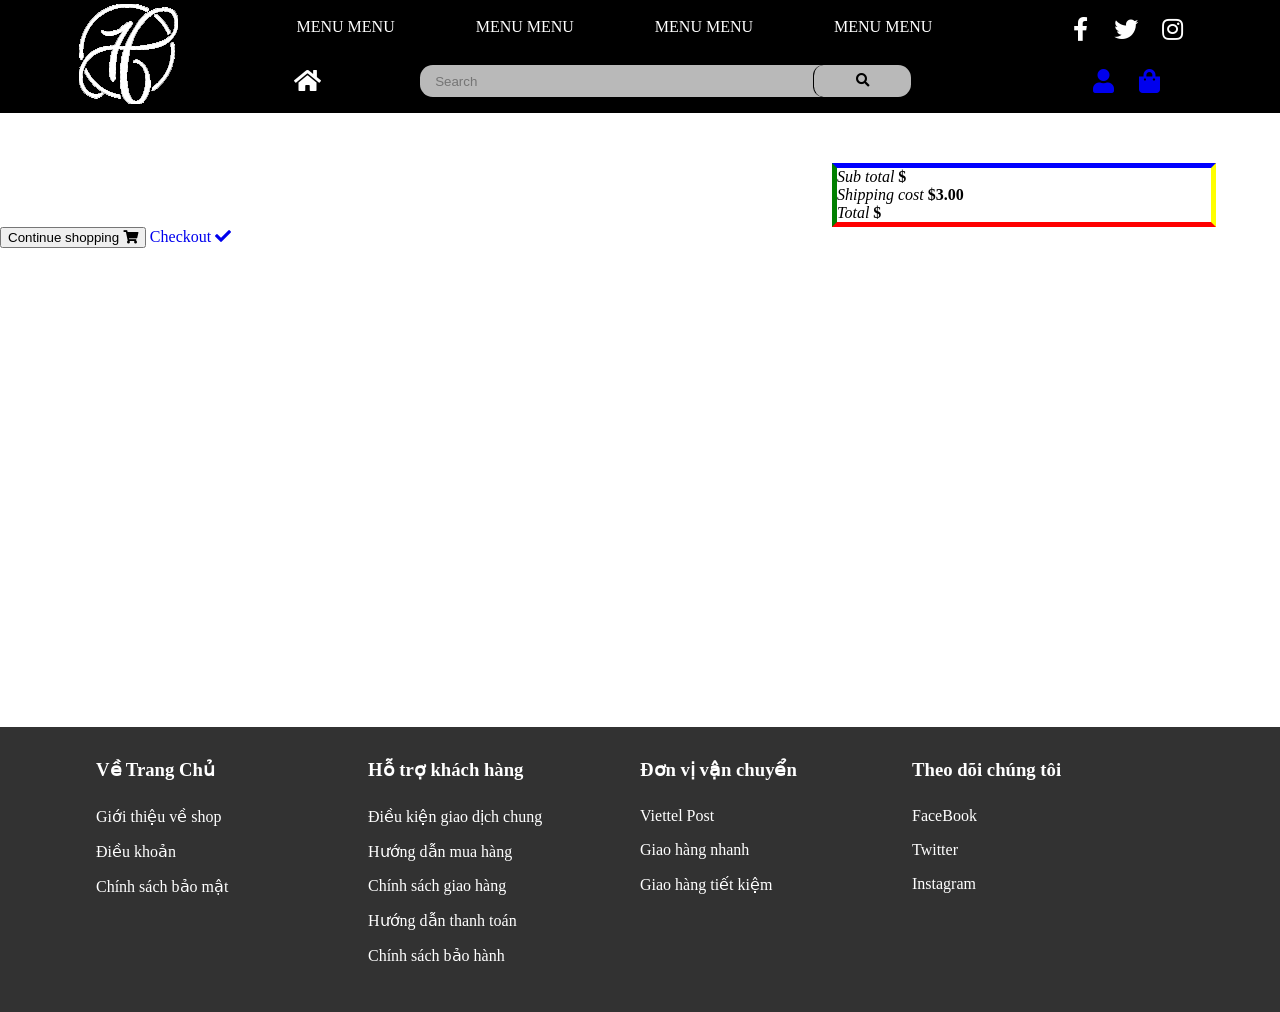
<file: target/WebProject-1.0-SNAPSHOT/cart.html>
<!DOCTYPE html>
<html lang="en">
<head>
    <meta charset="UTF-8">
    <title>Title</title>
    <link rel="stylesheet" href="https://pro.fontawesome.com/releases/v5.10.0/css/all.css"
          integrity="sha384-AYmEC3Yw5cVb3ZcuHtOA93w35dYTsvhLPVnYs9eStHfGJvOvKxVfELGroGkvsg+p" crossorigin="anonymous"/>
    <link rel="stylesheet" href="css/cart.css">
    <link rel="stylesheet" href="css/style.css">
</head>
<body>
<div id="web_header">
    <div id="web_logo">
        <div>
            <img src="./images/imgLogo/logo2.png">
        </div>
    </div>
    <div id="web_bar">
        <div id="bar-top">
            <div id="bar-menu">
                <ul>
                    <li>
                        <a href="#">
                            MENU MENU
                        </a>
                    </li>
                    <li>
                        <a href="#">
                            MENU MENU
                        </a>
                    </li>
                    <li>
                        <a href="#">
                            MENU MENU
                        </a>
                    </li>
                    <li>
                        <a href="#">
                            MENU MENU
                        </a>
                    </li>
                </ul>
            </div>
            <div id="bar-iconSupport">
                <ul>
                    <li>
                        <a href="#">
                            <i class="fab fa-facebook-f fb"></i>
                        </a>
                    </li>
                    <li>
                        <a href="#">
                            <i class="fab fa-twitter twi"></i>
                        </a>
                    </li>
                    <li>
                        <a href="#">
                            <i class="fab fa-instagram ins"></i>
                        </a>
                    </li>
                </ul>
            </div>
        </div>
        <div id="bar-bottom">
            <div id="bar-iconHome">
                <div>
                    <a href="index.html">
                        <i class="fas fa-home"></i>
                    </a>
                </div>
            </div>
            <div id="bar-frameSearch">
                <div>
                    <div id="bar-search">
                        <input id="bar-searchInput" type="text" placeholder="Search">
                    </div>
                    <div id="bar-buttonSearch">
                        <div>
                            <button>
                                <i class="fas fa-search"></i>
                            </button>
                        </div>
                    </div>
                </div>
            </div>
            <div id="bar_bag-user">
                <div id="bar-bagUser">
                    <div id="bar-user">
                        <a href="login.jsp">
                            <i class="fas fa-user"></i>
                        </a>
                    </div>
                    <div id="bar-bag">
                        <a href="#">
                            <i class="fas fa-shopping-bag"></i>
                        </a>
                    </div>
                </div>
                <label id="bar-childMenu" for="bar-nav-checkbox">
                    <i class="fas fa-bars"></i>
                </label>
                <input type="checkbox" id="bar-nav-checkbox">
                <label id="bar-overlay" for="bar-nav-checkbox"></label>
                <nav id="bar-nav-mobile">
                    <label id="bar-mobile-close" for="bar-nav-checkbox">
                        <i class="fas fa-times"></i>
                    </label>
                    <ul id="bar-nav-mobile-list">
                        <li>
                            <a class="bar-nav-mobile-link" href="#">MENU MENU</a>
                        </li>
                        <li>
                            <a class="bar-nav-mobile-link" href="#">MENU MENU</a>
                        </li>
                        <li>
                            <a class="bar-nav-mobile-link" href="#">MENU MENU</a>
                        </li>
                        <li>
                            <a class="bar-nav-mobile-link" href="#">MENU MENU</a>
                        </li>
                        <li>
                            <a class="bar-nav-mobile-link" href="#"><i
                                    class="fas fa-sign-out-alt bar-iconSignout"></i>Log out</a>
                        </li>
                    </ul>
                </nav>
            </div>
        </div>
    </div>
</div>
<div id="shopping-cart">
    <div class="shopping-total">
        <ul>
            <li>
                <em>Sub total</em>
                <strong class="price total-cart"><span>$</span></strong>
            </li>
            <li>
                <em>Shipping cost</em>
                <strong class="price"><span>$</span>3.00</strong>
            </li>
            <li class="shopping-total-price">
                <em>Total</em>
                <strong class="price total-cart"><span>$</span></strong>
            </li>
        </ul>
    </div>
    <button class="btn btn-default" type="submit">Continue shopping <i class="fa fa-shopping-cart"></i>
    </button>
    <a class="btn btn-primary" href="/demo/cart-checkOut">Checkout <i class="fa fa-check"></i></a>
</div>
<div id="web_footer">
    <div id="footer_container">
        <div class="footer-part">
            <h3>Về Trang Chủ</h3>
            <ul>
                <li class="footer-partList">
                    <a href="#">
                        Giới thiệu về shop
                    </a>
                </li>
                <li class="footer-partList">
                    <a href="#">
                        Điều khoản
                    </a>
                </li>
                <li class="footer-partList">
                    <a href="#">
                        Chính sách bảo mật
                    </a>
                </li>
            </ul>
        </div>
        <div class="footer-part">
            <h3>Hỗ trợ khách hàng</h3>
            <ul>
                <li class="footer-partList">
                    <a href="#">
                        Điều kiện giao dịch chung
                    </a>
                </li>
                <li class="footer-partList">
                    <a href="#">
                        Hướng dẫn mua hàng
                    </a>
                </li>
                <li class="footer-partList">
                    <a href="#">
                        Chính sách giao hàng
                    </a>
                </li>
                <li class="footer-partList">
                    <a href="#">
                        Hướng dẫn thanh toán
                    </a>
                </li>
                <li class="footer-partList">
                    <a href="#">
                        Chính sách bảo hành
                    </a>
                </li>
            </ul>
        </div>
        <div class="footer-part">
            <h3>Đơn vị vận chuyển</h3>
            <ul>
                <li class="footer-partList">
                    <a href="#">
                        Viettel Post
                    </a>
                </li>
                <li class="footer-partList">
                    <a href="#">
                        Giao hàng nhanh
                    </a>
                </li>
                <li class="footer-partList">
                    <a href="#">
                        Giao hàng tiết kiệm
                    </a>
                </li>
            </ul>
        </div>
        <div class="footer-part">
            <h3>Theo dõi chúng tôi</h3>
            <ul>
                <li class="footer-partList">
                    <a href="#">
                        FaceBook
                    </a>
                </li>
                <li class="footer-partList">
                    <a href="#">
                        Twitter
                    </a>
                </li>
                <li class="footer-partList">
                    <a href="#">
                        Instagram
                    </a>
                </li>
            </ul>
        </div>
    </div>
</div>
</body>
</html>
</file>
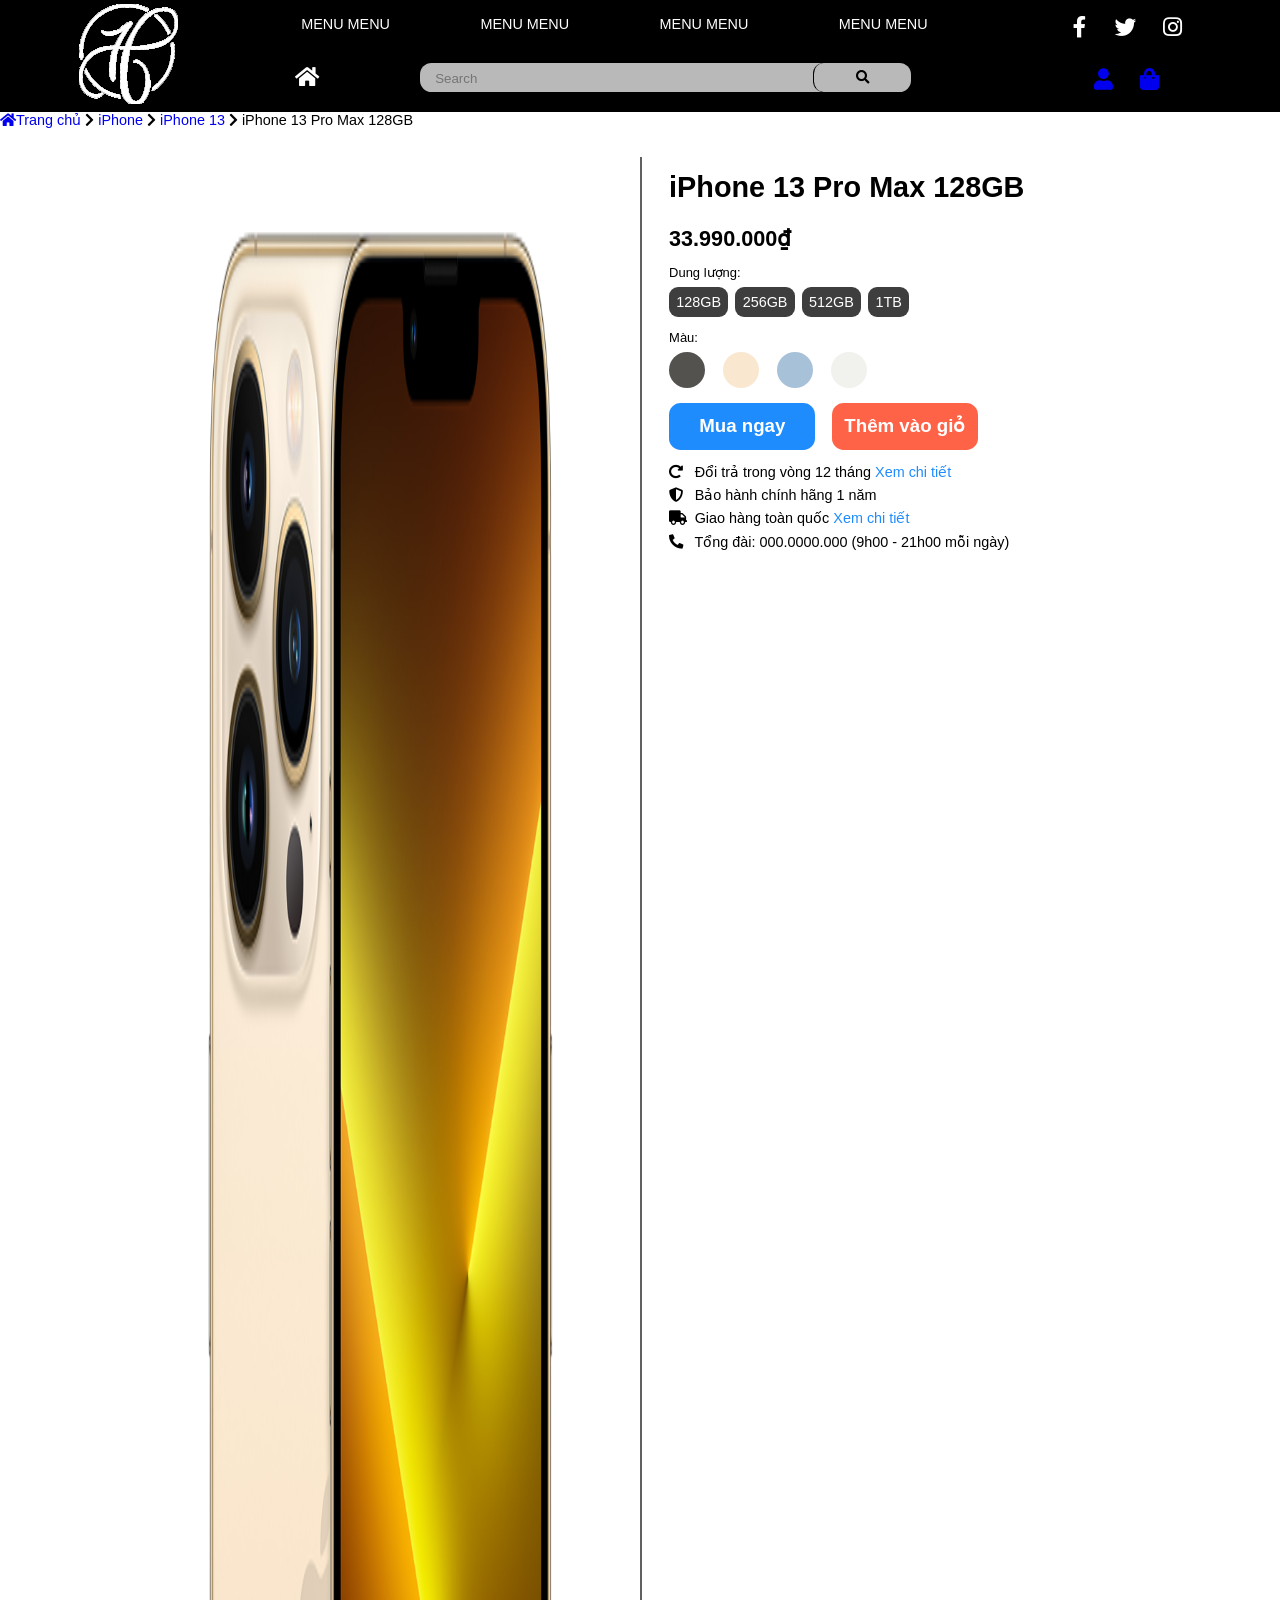
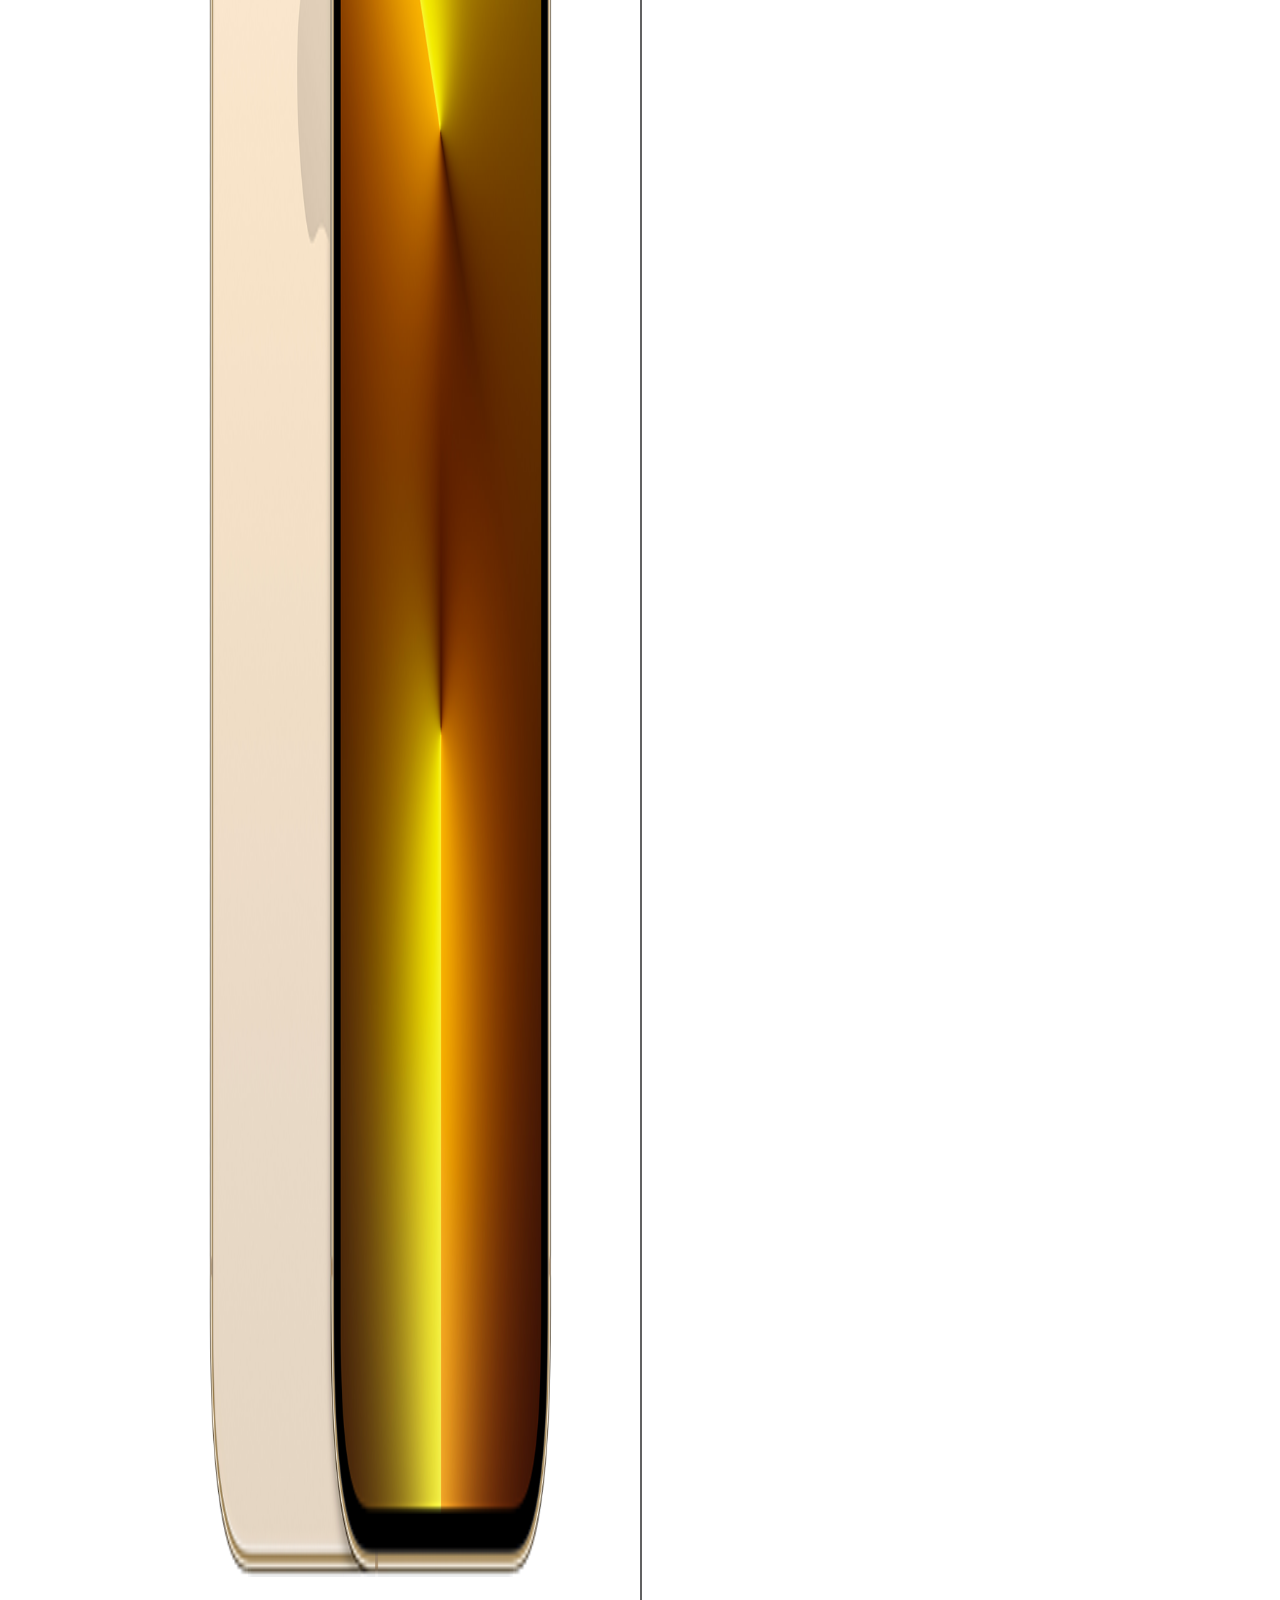
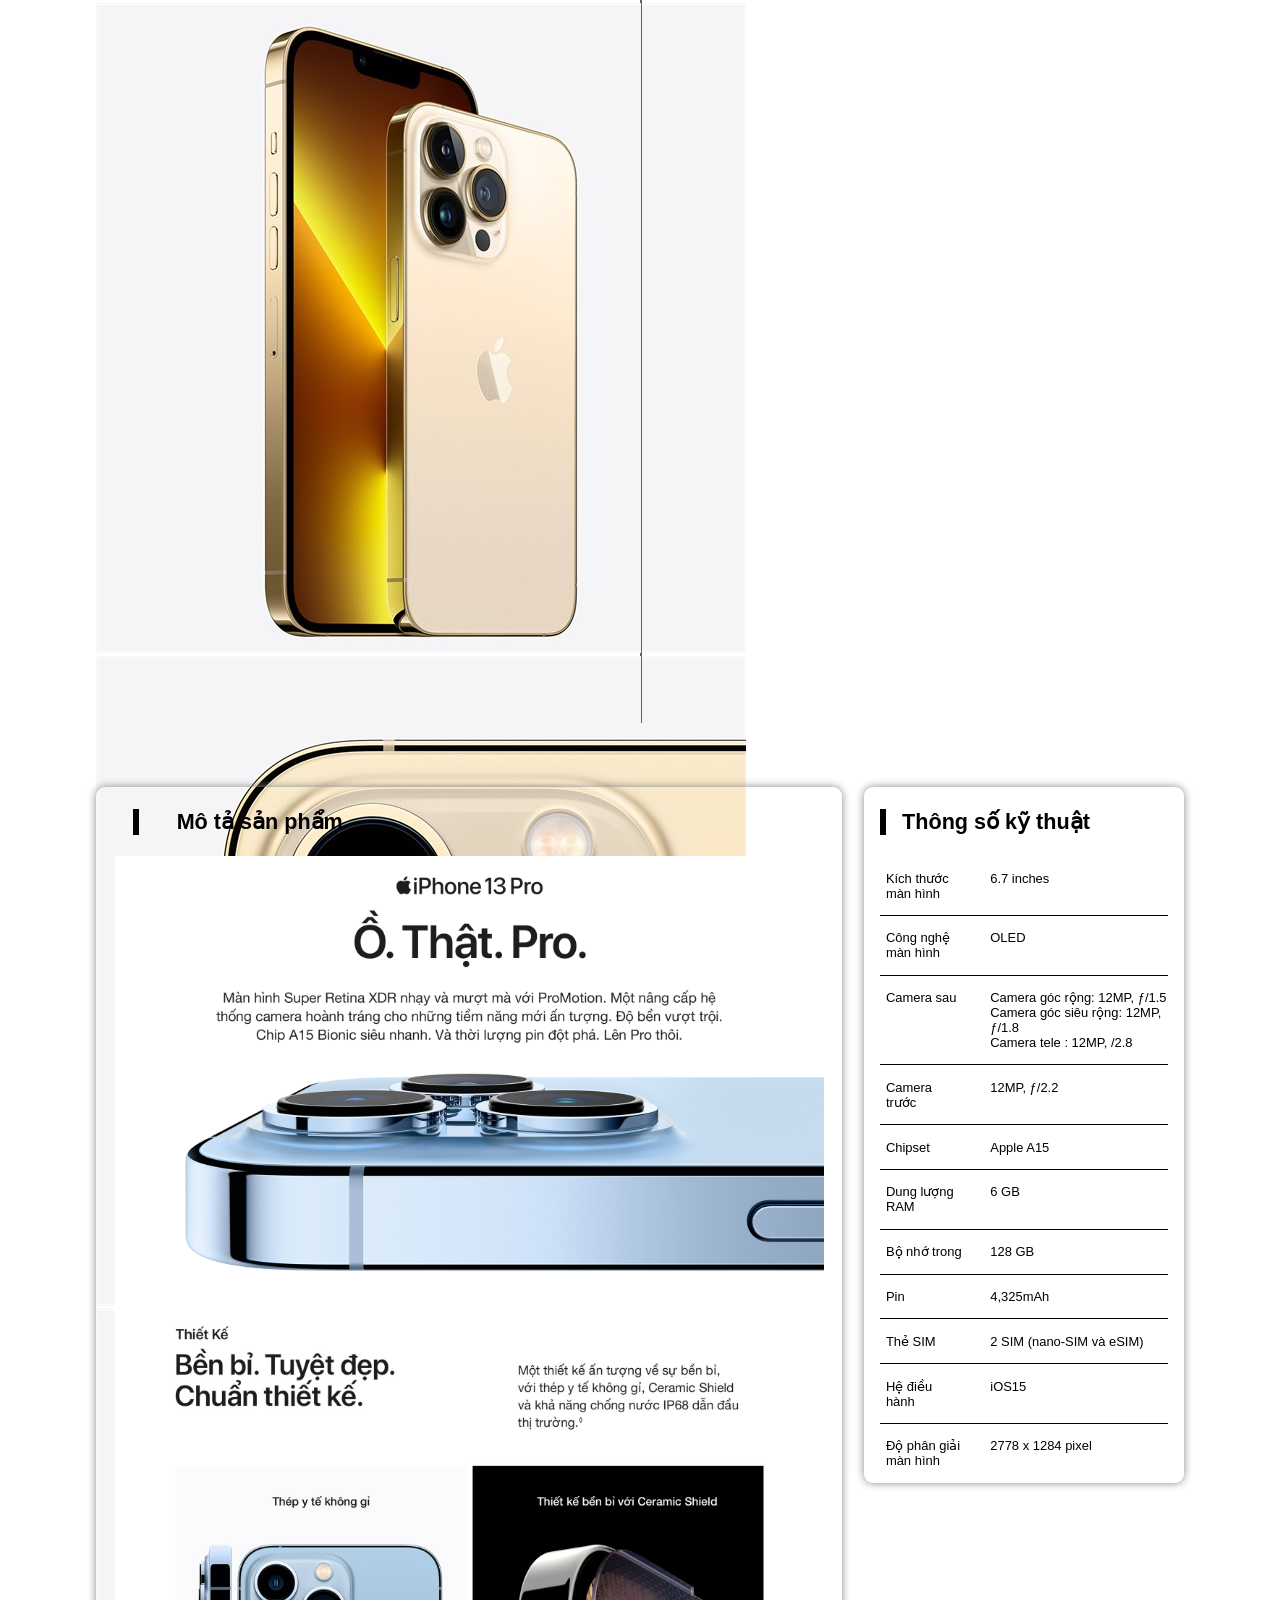
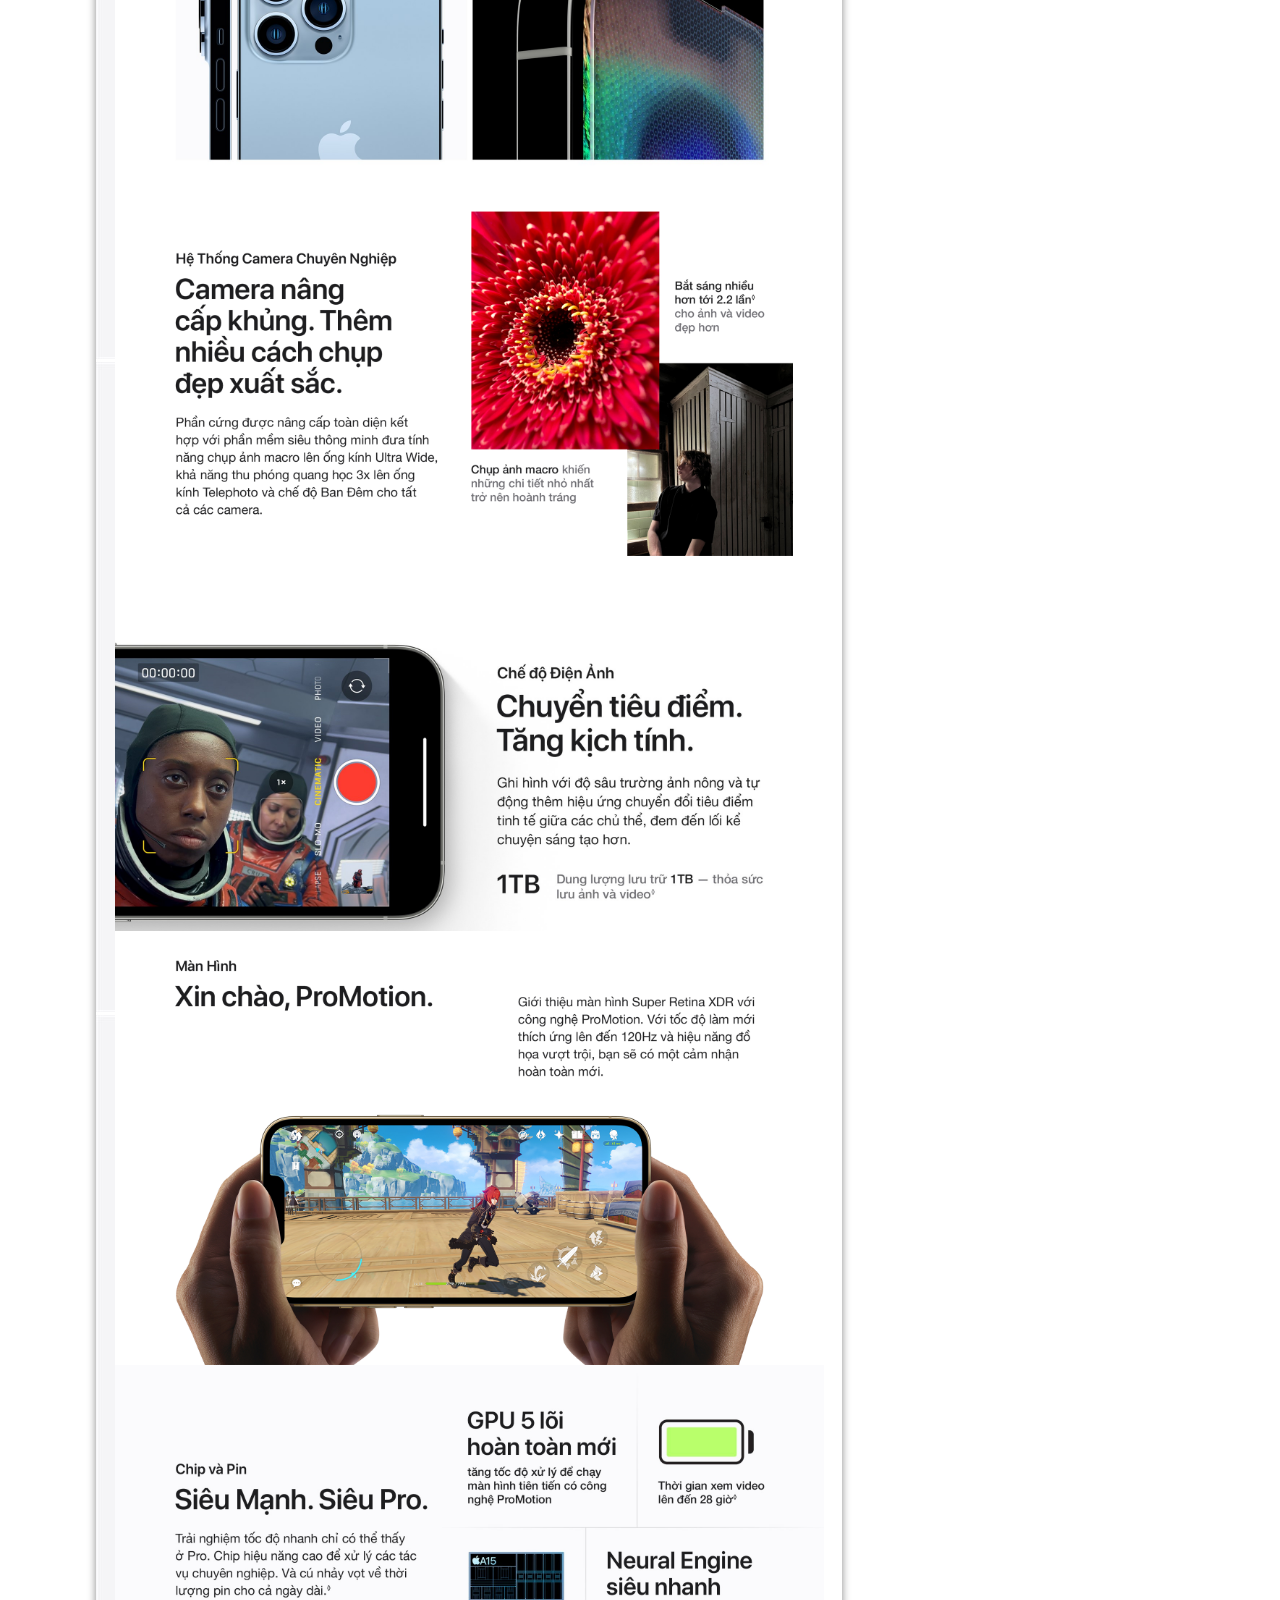
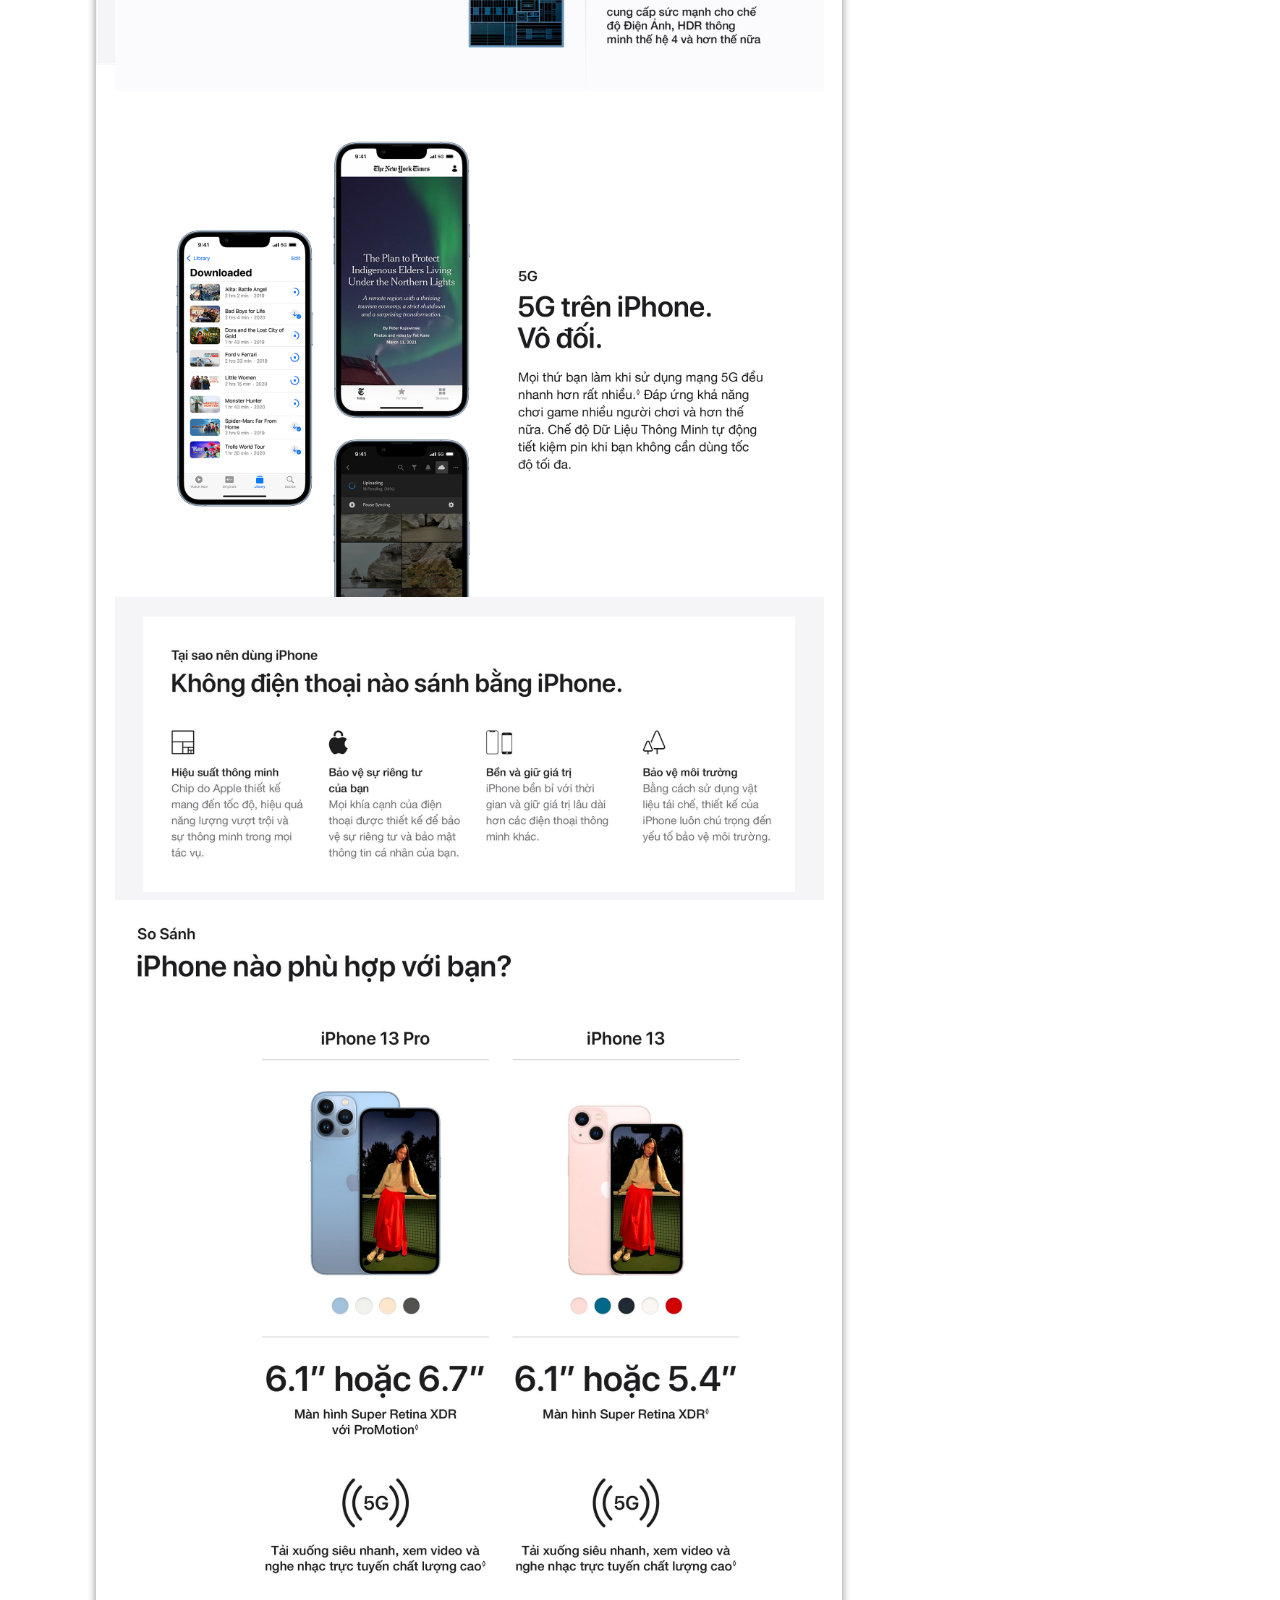
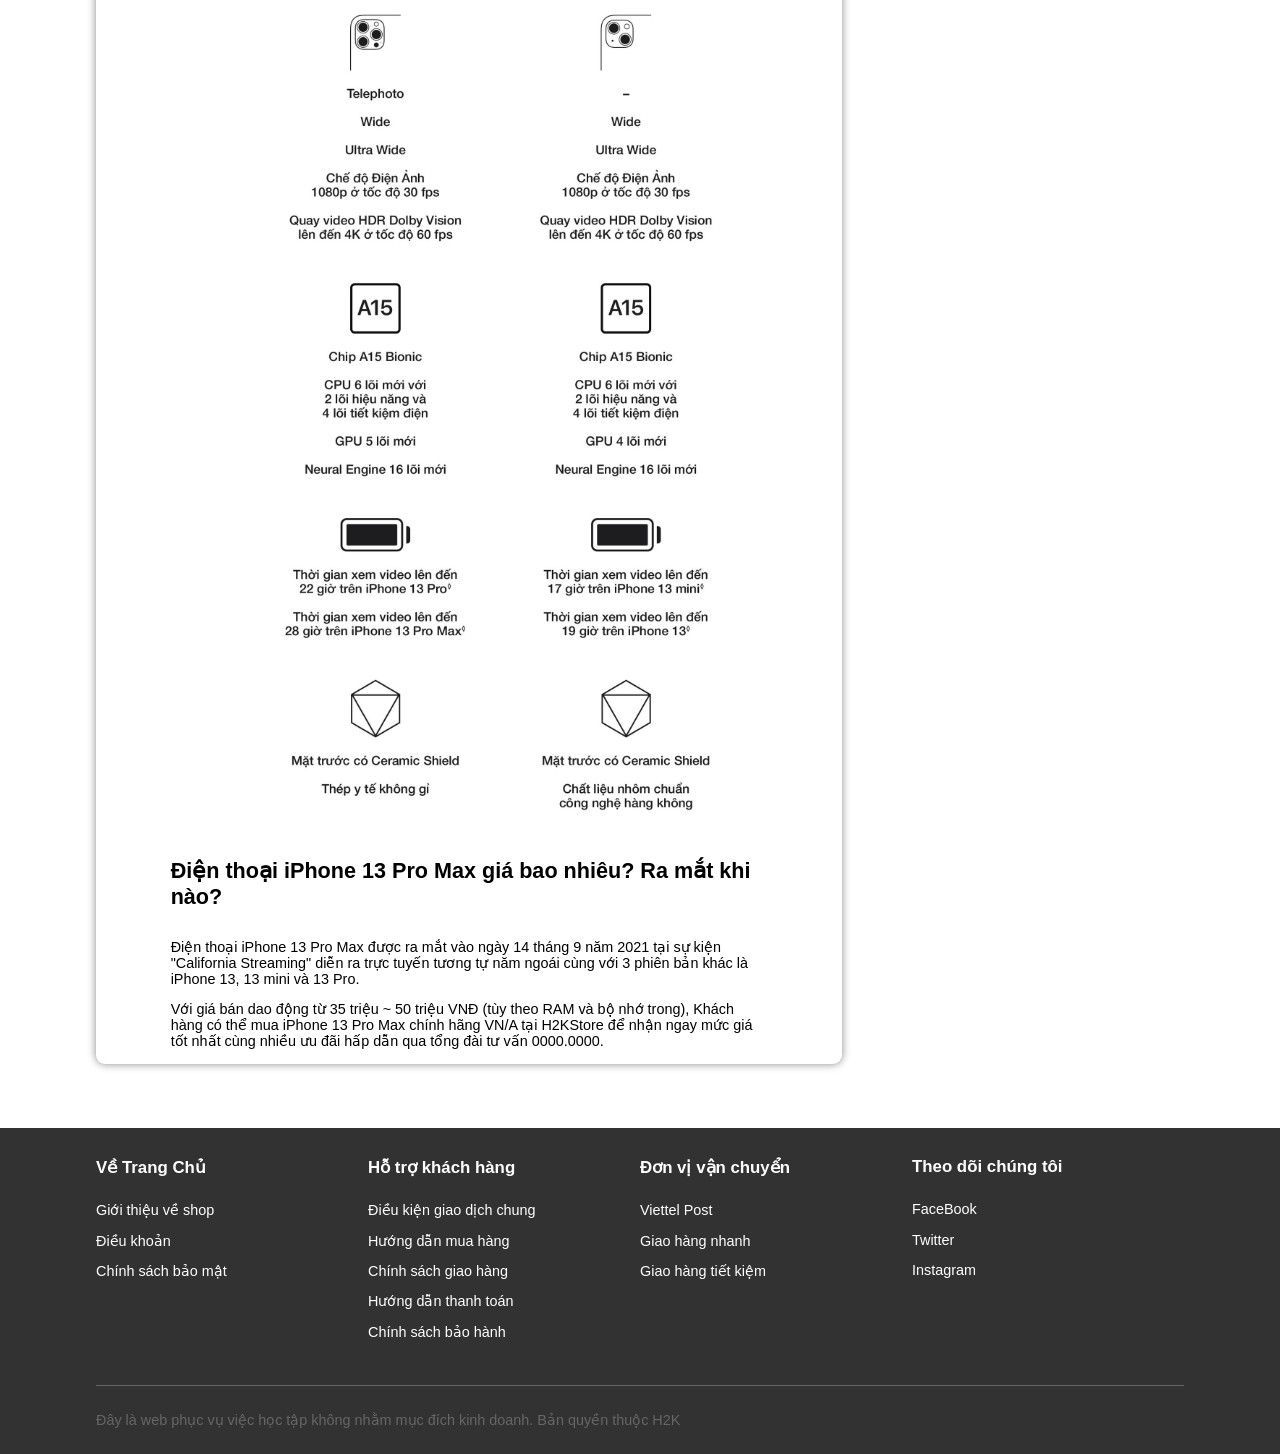
<file: target/WebProject-1.0-SNAPSHOT/iphone-13-pro-max-128gb.html>
<!DOCTYPE html>
<html lang="en">

<head>
    <meta charset="UTF-8">
    <meta http-equiv="X-UA-Compatible" content="IE=edge">
    <meta name="viewport" content="width=device-width, initial-scale=1.0">
    <link rel="stylesheet" href="css/style.css">
    <link rel="stylesheet" href="https://pro.fontawesome.com/releases/v5.10.0/css/all.css"
          integrity="sha384-AYmEC3Yw5cVb3ZcuHtOA93w35dYTsvhLPVnYs9eStHfGJvOvKxVfELGroGkvsg+p" crossorigin="anonymous"/>
    <title>iPhone 13 Pro Max</title>
</head>

<body id="body_iphone">
<div id="iphone_container">
    <div id="iphone_frame">
        <div id="web_header">
            <div id="web_logo">
                <div>
                    <img src="./images/imgLogo/logo2.png">
                </div>
            </div>
            <div id="web_bar">
                <div id="bar-top">
                    <div id="bar-menu">
                        <ul>
                            <li>
                                <a href="#">
                                    MENU MENU
                                </a>
                            </li>
                            <li>
                                <a href="#">
                                    MENU MENU
                                </a>
                            </li>
                            <li>
                                <a href="#">
                                    MENU MENU
                                </a>
                            </li>
                            <li>
                                <a href="#">
                                    MENU MENU
                                </a>
                            </li>
                        </ul>
                    </div>
                    <div id="bar-iconSupport">
                        <ul>
                            <li>
                                <a href="#">
                                    <i class="fab fa-facebook-f fb"></i>
                                </a>
                            </li>
                            <li>
                                <a href="#">
                                    <i class="fab fa-twitter twi"></i>
                                </a>
                            </li>
                            <li>
                                <a href="#">
                                    <i class="fab fa-instagram ins"></i>
                                </a>
                            </li>
                        </ul>
                    </div>
                </div>
                <div id="bar-bottom">
                    <div id="bar-iconHome">
                        <div>
                            <a href="index.html">
                                <i class="fas fa-home"></i>
                            </a>
                        </div>
                    </div>
                    <div id="bar-frameSearch">
                        <div>
                            <div id="bar-search">
                                <input id="bar-searchInput" type="text" placeholder="Search">
                            </div>
                            <div id="bar-buttonSearch">
                                <div>
                                    <button>
                                        <i class="fas fa-search"></i>
                                    </button>
                                </div>
                            </div>
                        </div>
                    </div>
                    <div id="bar_bag-user">
                        <div id="bar-bagUser">
                            <div id="bar-user">
                                <a href="./Login.html">
                                    <i class="fas fa-user"></i>
                                </a>
                            </div>
                            <div id="bar-bag">
                                <a href="#">
                                    <i class="fas fa-shopping-bag"></i>
                                </a>
                            </div>
                        </div>
                        <label id="bar-childMenu" for="bar-nav-checkbox">
                            <i class="fas fa-bars"></i>
                        </label>
                        <input type="checkbox" id="bar-nav-checkbox">
                        <label id="bar-overlay" for="bar-nav-checkbox"></label>
                        <nav id="bar-nav-mobile">
                            <label id="bar-mobile-close" for="bar-nav-checkbox">
                                <i class="fas fa-times"></i>
                            </label>
                            <ul id="bar-nav-mobile-list">
                                <li>
                                    <a class="bar-nav-mobile-link" href="#">MENU MENU</a>
                                </li>
                                <li>
                                    <a class="bar-nav-mobile-link" href="#">MENU MENU</a>
                                </li>
                                <li>
                                    <a class="bar-nav-mobile-link" href="#">MENU MENU</a>
                                </li>
                                <li>
                                    <a class="bar-nav-mobile-link" href="#">MENU MENU</a>
                                </li>
                                <li>
                                    <a class="bar-nav-mobile-link" href="#"><i
                                            class="fas fa-sign-out-alt bar-iconSignout"></i>Log out</a>
                                </li>
                            </ul>
                        </nav>
                    </div>
                </div>
            </div>
        </div>
        <div class="product_linked">
            <div class="product_linked-frame">
                <a class="product_linked-list" href="index.html"><i class="fas fa-home product-iconHome"></i><span>Trang chủ</span></a>
                <i class="fas fa-chevron-right product-iconChevron"></i>
                <a class="product_linked-list" href="./iphone.html"><span>iPhone</span></a>
                <i class="fas fa-chevron-right product-iconChevron"></i>
                <a class="product_linked-list" href="#"><span>iPhone 13</span></a>
                <i class="fas fa-chevron-right product-iconChevron"></i>
                <span>iPhone 13 Pro Max 128GB</span>
            </div>
        </div>
        <div class="product_info-items">
            <div class="product_info-itemsFrame">
                <div class="product_info-left">
                    <div class="product_info-leftFrame">
                        <div class="product_info-name">
                            <div class="product_info-nameTop">
                                <h3 class="product_name-h3">iPhone 13 Pro Max 128GB</h3>
                                <h4 class="product_name-h4">33.990.000₫</h4>
                            </div>
                            <img src="./images/thongtinsanpham/iPhone/iPhone 13 Pro Max 128GB/iphone-13-pro-max-gold-650x650.png"
                                 alt="">
                        </div>
                        <div class="product-listImg">
                            <div>
                                <img src="./images/thongtinsanpham/iPhone/iPhone 13 Pro Max 128GB/iphone-13-pro-max-vang-dong-2-650x650.jpg"
                                     alt="">
                            </div>
                            <div>
                                <img src="./images/thongtinsanpham/iPhone/iPhone 13 Pro Max 128GB/iphone-13-pro-max-vang-dong-3-650x650.jpg"
                                     alt="">
                            </div>
                            <div>
                                <img src="./images/thongtinsanpham/iPhone/iPhone 13 Pro Max 128GB/iphone-13-pro-max-vang-dong-4-650x650.jpg"
                                     alt="">
                            </div>
                            <div>
                                <img src="./images/thongtinsanpham/iPhone/iPhone 13 Pro Max 128GB/iphone-13-pro-max-vang-dong-5-650x650.jpg"
                                     alt="">
                            </div>
                            <div>
                                <img src="./images/thongtinsanpham/iPhone/iPhone 13 Pro Max 128GB/iphone-13-pro-max-vang-dong-6-650x650.jpg"
                                     alt="">
                            </div>
                        </div>
                    </div>
                </div>
                <div class="product_info-right">
                    <div class="product_info-rightFrame">
                        <div class="product_info-nameBottom">
                            <h3 class="product_name-h3">iPhone 13 Pro Max 128GB</h3>
                            <h4 class="product_name-h4">33.990.000₫</h4>
                        </div>
                        <div class="product_info-memory">
                            <p>Dung lượng:</p>
                            <ul class="div-items product-memoryFrame">
                                <li>
                                    <label class="product-memory">128GB</label>
                                </li>
                                <li>
                                    <label class="product-memory">256GB</label>
                                </li>
                                <li>
                                    <label class="product-memory">512GB</label>
                                </li>
                                <li>
                                    <label class="product-memory">1TB</label>
                                </li>
                            </ul>
                        </div>
                        <div class="product_info-color">
                            <p>Màu:</p>
                            <ul class="div-items product-colorFrame">
                                <li>
                                    <label id="color-gray" class="product-color"></label>
                                </li>
                                <li>
                                    <label id="color-gold" class="product-color"></label>
                                </li>
                                <li>
                                    <label id="color-blue" class="product-color"></label>
                                </li>
                                <li>
                                    <label id="color-silver" class="product-color"></label>
                                </li>
                            </ul>
                        </div>
                        <div class="product_button-buyBag">
                            <div class="product-buttonFrame">
                                <button id="product-button-buy" class="product-button">Mua ngay</button>
                            </div>
                            <div class="product-buttonFrame">
                                <button id="product-button-bag" class="product-button">Thêm vào giỏ</button>
                            </div>
                        </div>
                        <div class="product_service">
                            <ul id="product_serviceFrame">
                                <li class="product_service-items">
                                    <i class="fas fa-redo-alt product-icons"></i>
                                    <span>Đổi trả trong vòng 12 tháng <a class="product-linkColor" href="#">Xem
                                                chi tiết</a></span>
                                </li>
                                <li class="product_service-items">
                                    <i class="fas fa-shield-alt product-icons"></i>
                                    <span>Bảo hành chính hãng 1 năm</span>
                                </li>
                                <li class="product_service-items">
                                    <i class="fas fa-truck product-icons"></i>
                                    <span>Giao hàng toàn quốc <a class="product-linkColor" href="#">Xem chi
                                                tiết</a></span>
                                </li>
                                <li class="product_service-items">
                                    <i class="fas fa-phone-alt product-icons"></i>
                                    <span>Tổng đài: 000.0000.000 (9h00 - 21h00 mỗi ngày)</span>
                                </li>
                            </ul>
                        </div>
                    </div>
                </div>
            </div>
        </div>
        <div class="product_description">
            <div class="product_descriptionFrame">
                <div class="product_description-left">
                    <h3 class="product_descriptionName">Mô tả sản phẩm</h3>
                    <img class="product_descriptionImg"
                         src="./images/description-info/iPhone 13 Pro-ProMax/iphone-13-1.jpg" alt="">
                    <img class="product_descriptionImg"
                         src="./images/description-info/iPhone 13 Pro-ProMax/iphone-13-2.jpg" alt="">
                    <img class="product_descriptionImg"
                         src="./images/description-info/iPhone 13 Pro-ProMax/iphone-13-3.jpg" alt="">
                    <img class="product_descriptionImg"
                         src="./images/description-info/iPhone 13 Pro-ProMax/iphone-13-4.jpg" alt="">
                    <img class="product_descriptionImg"
                         src="./images/description-info/iPhone 13 Pro-ProMax/iphone-13-5.jpg" alt="">
                    <img class="product_descriptionImg"
                         src="./images/description-info/iPhone 13 Pro-ProMax/iphone-13-6.jpg" alt="">
                    <img class="product_descriptionImg"
                         src="./images/description-info/iPhone 13 Pro-ProMax/iphone-13-7.jpg" alt="">
                    <img class="product_descriptionImg"
                         src="./images/description-info/iPhone 13 Pro-ProMax/iphone-13-8.jpg" alt="">
                    <img class="product_descriptionImg"
                         src="./images/description-info/iPhone 13 Pro-ProMax/iphone-13-9.jpg" alt="">
                    <h4 class="product_descriptionName">Điện thoại iPhone 13 Pro Max giá bao nhiêu? Ra mắt khi nào?
                    </h4>
                    <div>
                        <p>Điện thoại iPhone 13 Pro Max được ra mắt vào ngày 14 tháng 9 năm 2021 tại sự
                            kiện "California Streaming"
                            diễn ra trực tuyến tương tự năm ngoái cùng với 3 phiên bản khác là iPhone 13, 13
                            mini và 13 Pro.</p>
                        <p>Với giá bán dao động từ 35 triệu ~ 50 triệu VNĐ (tùy theo RAM và bộ nhớ
                            trong), Khách hàng có thể
                            mua iPhone 13 Pro Max chính hãng VN/A tại H2KStore để nhận ngay mức giá tốt nhất
                            cùng nhiều ưu đãi
                            hấp dẫn qua tổng đài tư vấn 0000.0000.</p>
                    </div>
                </div>
                <div class="product_description-right">
                    <h3 class="product_descriptionName">Thông số kỹ thuật</h3>
                    <ul class="product_description-listInfo">
                        <li class="product_description-list">
                            <div class="product_description-listTitle">Kích thước màn hình</div>
                            <div class="product_description-listName">6.7 inches</div>
                        </li>
                        <li class="product_description-list">
                            <div class="product_description-listTitle">Công nghệ màn hình</div>
                            <div class="product_description-listName">OLED</div>
                        </li>
                        <li class="product_description-list">
                            <div class="product_description-listTitle">Camera sau</div>
                            <div class="product_description-listName">Camera góc rộng: 12MP, ƒ/1.5<br>
                                Camera góc siêu rộng: 12MP, ƒ/1.8<br>
                                Camera tele : 12MP, /2.8
                            </div>
                        </li>
                        <li class="product_description-list">
                            <div class="product_description-listTitle">Camera trước</div>
                            <div class="product_description-listName">12MP, ƒ/2.2</div>
                        </li>
                        <li class="product_description-list">
                            <div class="product_description-listTitle">Chipset</div>
                            <div class="product_description-listName">Apple A15</div>
                        </li>
                        <li class="product_description-list">
                            <div class="product_description-listTitle">Dung lượng RAM</div>
                            <div class="product_description-listName">6 GB</div>
                        </li>
                        <li class="product_description-list">
                            <div class="product_description-listTitle">Bộ nhớ trong</div>
                            <div class="product_description-listName">128 GB</div>
                        </li>
                        <li class="product_description-list">
                            <div class="product_description-listTitle">Pin</div>
                            <div class="product_description-listName">4,325mAh</div>
                        </li>
                        <li class="product_description-list">
                            <div class="product_description-listTitle">Thẻ SIM</div>
                            <div class="product_description-listName">2 SIM (nano‑SIM và eSIM)</div>
                        </li>
                        <li class="product_description-list">
                            <div class="product_description-listTitle">Hệ điều hành</div>
                            <div class="product_description-listName">iOS15</div>
                        </li>
                        <li class="product_description-list">
                            <div class="product_description-listTitle">Độ phân giải màn hình</div>
                            <div class="product_description-listName">2778 x 1284 pixel</div>
                        </li>
                    </ul>
                </div>
            </div>
        </div>
        <div id="web_footer">
            <div id="footer_container">
                <div class="footer-part">
                    <h3>Về Trang Chủ</h3>
                    <ul>
                        <li class="footer-partList">
                            <a href="#">
                                Giới thiệu về shop
                            </a>
                        </li>
                        <li class="footer-partList">
                            <a href="#">
                                Điều khoản
                            </a>
                        </li>
                        <li class="footer-partList">
                            <a href="#">
                                Chính sách bảo mật
                            </a>
                        </li>
                    </ul>
                </div>
                <div class="footer-part">
                    <h3>Hỗ trợ khách hàng</h3>
                    <ul>
                        <li class="footer-partList">
                            <a href="#">
                                Điều kiện giao dịch chung
                            </a>
                        </li>
                        <li class="footer-partList">
                            <a href="#">
                                Hướng dẫn mua hàng
                            </a>
                        </li>
                        <li class="footer-partList">
                            <a href="#">
                                Chính sách giao hàng
                            </a>
                        </li>
                        <li class="footer-partList">
                            <a href="#">
                                Hướng dẫn thanh toán
                            </a>
                        </li>
                        <li class="footer-partList">
                            <a href="#">
                                Chính sách bảo hành
                            </a>
                        </li>
                    </ul>
                </div>
                <div class="footer-part">
                    <h3>Đơn vị vận chuyển</h3>
                    <ul>
                        <li class="footer-partList">
                            <a href="#">
                                Viettel Post
                            </a>
                        </li>
                        <li class="footer-partList">
                            <a href="#">
                                Giao hàng nhanh
                            </a>
                        </li>
                        <li class="footer-partList">
                            <a href="#">
                                Giao hàng tiết kiệm
                            </a>
                        </li>
                    </ul>
                </div>
                <div class="footer-part">
                    <h3>Theo dõi chúng tôi</h3>
                    <ul>
                        <li class="footer-partList">
                            <a href="#">
                                FaceBook
                            </a>
                        </li>
                        <li class="footer-partList">
                            <a href="#">
                                Twitter
                            </a>
                        </li>
                        <li class="footer-partList">
                            <a href="#">
                                Instagram
                            </a>
                        </li>
                    </ul>
                </div>
            </div>
        </div>
        <div id="web_author">
            <div id="author_container">
                <div id="author-info">
                    <p>Đây là web phục vụ việc học tập không nhằm mục đích kinh doanh. Bản quyền thuộc H2K</p>
                </div>
            </div>
        </div>
    </div>
</div>
</body>

</html>
</file>
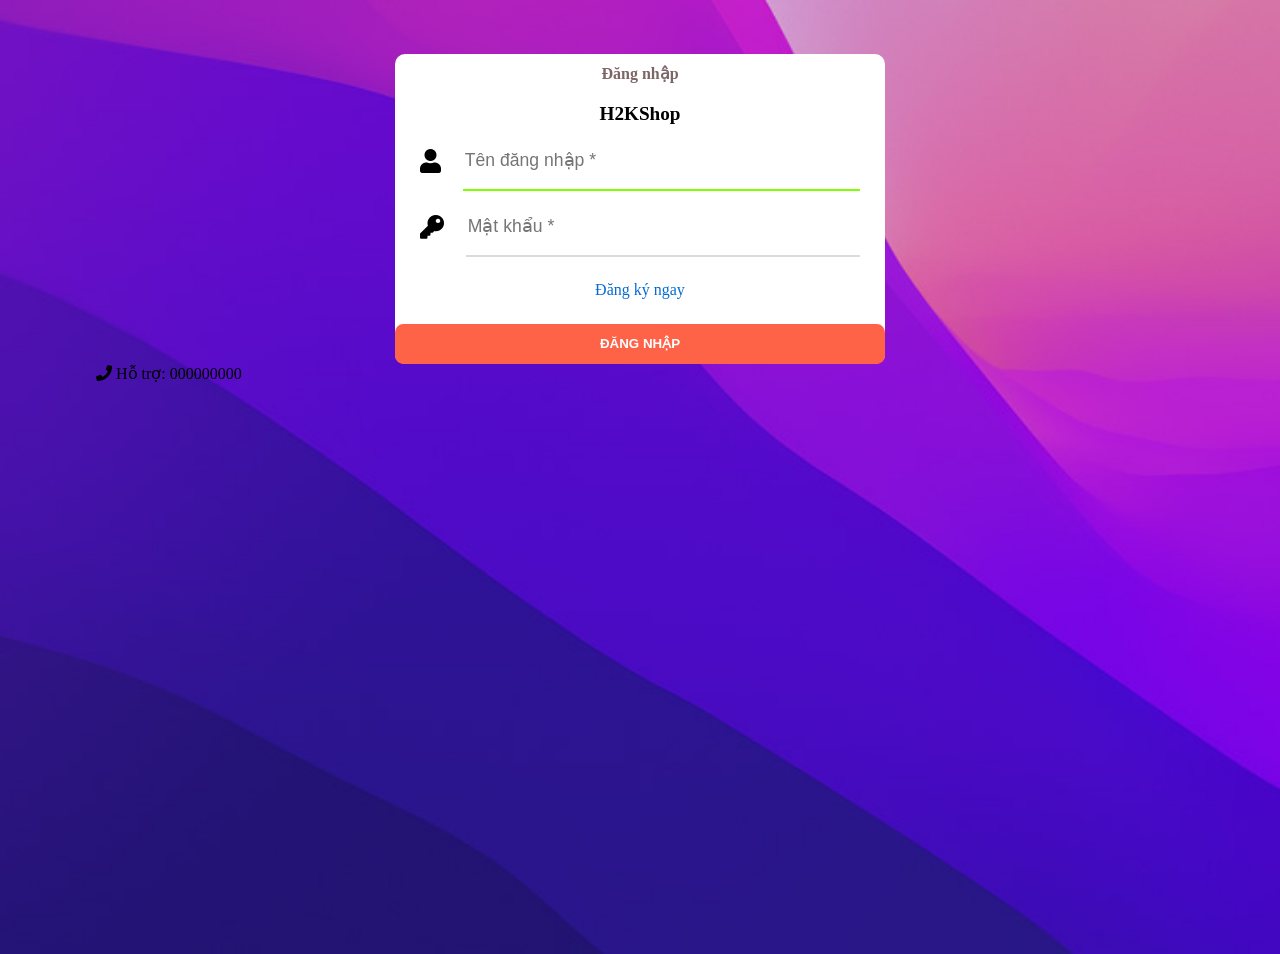
<file: target/WebProject-1.0-SNAPSHOT/login.html>
<!DOCTYPE html>
<html lang="en">
<head>
    <meta charset="UTF-8">
    <meta http-equiv="X-UA-Compatible" content="IE=edge">
    <meta name="viewport" content="width=device-width, initial-scale=1.0">
    <link rel="stylesheet" href="css/login-register.css">
    <link rel="stylesheet" href="https://pro.fontawesome.com/releases/v5.10.0/css/all.css"
          integrity="sha384-AYmEC3Yw5cVb3ZcuHtOA93w35dYTsvhLPVnYs9eStHfGJvOvKxVfELGroGkvsg+p" crossorigin="anonymous"/>
    <title>Login</title>
</head>
<body>
<div id="frame">
    <div id="container">
        <div id="login">
            <div id="container-login">
                <div id="dangnhap">
                    <h4>Đăng nhập</h4>
                </div>
                <div id="nameshop">
                    <h4>H2KShop</h4>
                </div>
                <form>
                    <div class="input">
                        <i class="fas fa-user icons"></i>
                        <input type="text" placeholder="Tên đăng nhập *" autofocus="autofocus" required="required"
                               maxlength="32">
                    </div>
                    <div class="input">
                        <i class="fas fa-key icons"></i>
                        <input type="password" placeholder="Mật khẩu *" required="required" maxlength="16">
                    </div>
                    <div class="login-register">
                        <a href="register.html">Đăng ký ngay</a>
                    </div>
                    <div id="button">
                        <input type="submit" value="ĐĂNG NHẬP">
                    </div>
                </form>
            </div>
        </div>
        <div id="support">
            <div id="container-support">
                <i class="fas fa-phone"></i>
                <span>Hỗ trợ: 000000000</span>
            </div>
        </div>
    </div>
</div>
</body>
</html>
</file>
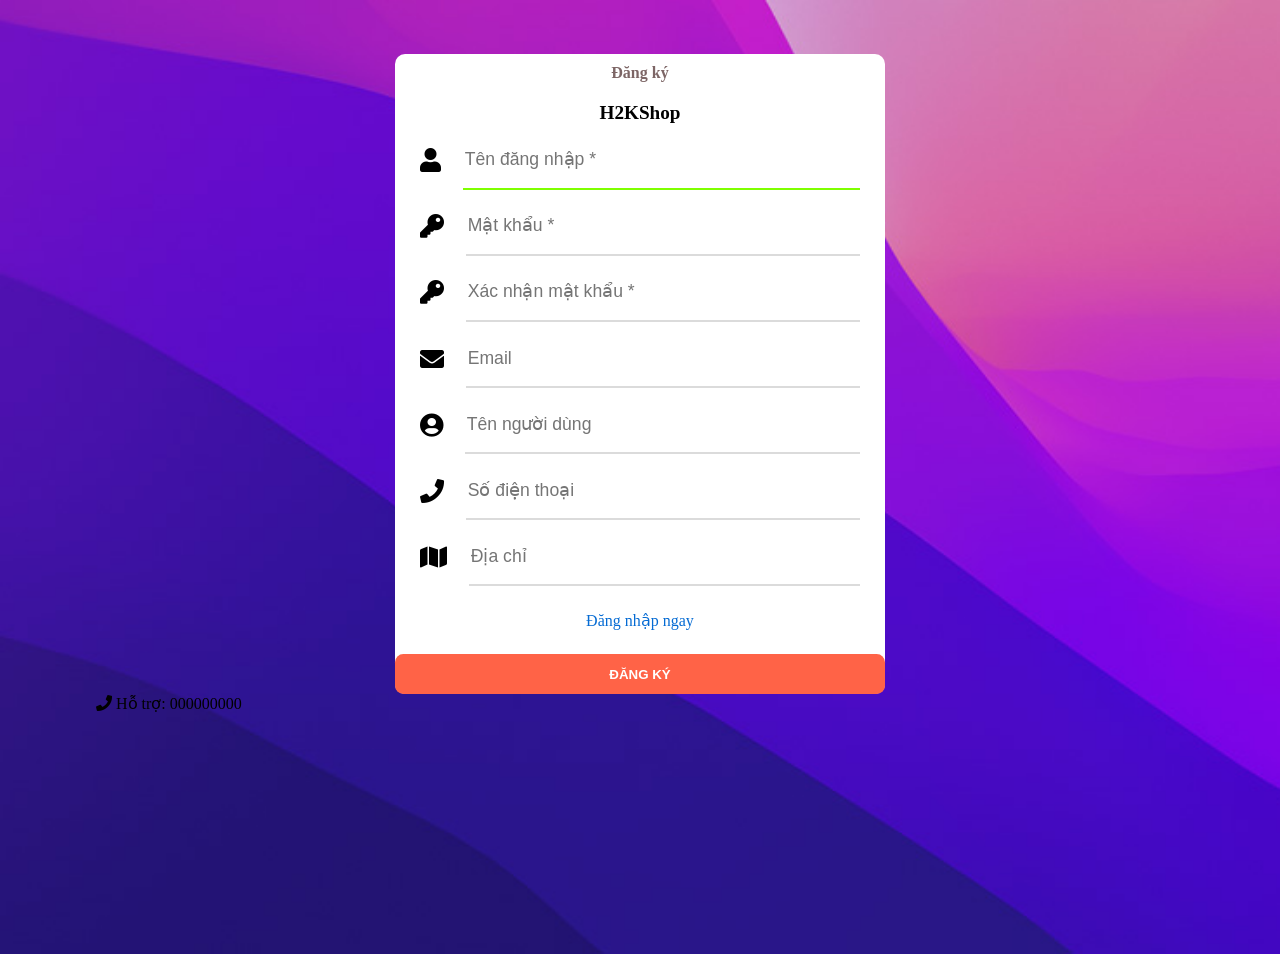
<file: target/WebProject-1.0-SNAPSHOT/register.html>
<!DOCTYPE html>
<html lang="en">
<head>
    <meta charset="UTF-8">
    <meta http-equiv="X-UA-Compatible" content="IE=edge">
    <meta name="viewport" content="width=device-width, initial-scale=1.0">
    <link rel="stylesheet" href="css/login-register.css">
    <link rel="stylesheet" href="https://pro.fontawesome.com/releases/v5.10.0/css/all.css"
          integrity="sha384-AYmEC3Yw5cVb3ZcuHtOA93w35dYTsvhLPVnYs9eStHfGJvOvKxVfELGroGkvsg+p" crossorigin="anonymous"/>
    <title>Register</title>
</head>
<body>
<div id="frame">
    <div id="container">
        <div id="login">
            <div id="container-login">
                <div id="dangnhap">
                    <h4>Đăng ký</h4>
                </div>
                <div id="nameshop">
                    <h4>H2KShop</h4>
                </div>
                <form>
                    <div class="input">
                        <i class="fas fa-user icons"></i>
                        <input type="text" placeholder="Tên đăng nhập *" autofocus="autofocus" required="required"
                               maxlength="32">
                    </div>
                    <div class="input">
                        <i class="fas fa-key icons"></i>
                        <input type="password" placeholder="Mật khẩu *" required="required" maxlength="16">
                    </div>
                    <div class="input">
                        <i class="fas fa-key icons"></i>
                        <input type="password" placeholder="Xác nhận mật khẩu *" required="required" maxlength="16">
                    </div>
                    <div class="input">
                        <i class="fas fa-envelope icons"></i>
                        <input type="password" placeholder="Email" required="required" maxlength="16">
                    </div>
                    <div class="input">
                        <i class="fas fa-user-circle icons"></i>
                        <input type="text" placeholder="Tên người dùng" maxlength="100">
                    </div>
                    <div class="input">
                        <i class="fas fa-phone icons"></i>
                        <input type="text" placeholder="Số điện thoại" maxlength="10">
                    </div>
                    <div class="input">
                        <i class="fas fa-map icons"></i>
                        <input type="text" placeholder="Địa chỉ" maxlength="255">
                    </div>
                    <div class="login-register">
                        <a href="login.html">Đăng nhập ngay</a>
                    </div>
                    <div id="button">
                        <input type="submit" value="ĐĂNG KÝ">
                    </div>
                </form>
            </div>
        </div>
        <div id="support">
            <div id="container-support">
                <i class="fas fa-phone"></i>
                <span>Hỗ trợ: 000000000</span>
            </div>
        </div>
    </div>
</div>
</body>
</html>
</file>
<file: target/WebProject-1.0-SNAPSHOT/css/cart.css>
body {
    margin: 0 auto;
}

.del-goods-col {
    text-align: center;
}

.trash {
    display: block;
    margin: 0 auto;
}

.trash:hover {
    cursor: pointer;
}

.shopping-total {
    margin-top: 50px;
    border-top: solid 5px blue;
    border-right: solid 5px yellow;
    border-bottom: solid 5px red;
    border-left: solid 5px green;
    margin-left: 65%;
    margin-right: 5%;
}

.link-cart {
    display: inline-block;
    margin: 0 auto;
    width: 45%;
    line-height: 1.8em;
    text-align: center;
    border-radius: 5px;
    color: white;
}

#shopping-cart{
    min-height: 500px;
}
</file>
<file: target/WebProject-1.0-SNAPSHOT/css/style.css>
/* Định dạng tất cả ul và a */
ul {
    padding: 0em;
    margin: 0em;
    list-style: none;
}

a {
    text-decoration: none;
}

/* Header page */
#web_header {
    position: sticky;
    max-width: 120em;
    top: 0;
    width: 100%;
    background-color: black;
    display: flex;
    z-index: 10;
}

/* Logo shop */
#web_logo {
    width: 20%;
    text-align: center;
}

/* Menu & bar */
#web_bar {
    width: 80%;
    text-align: center;
}

#bar-top {
    height: 50%;
    display: flex;
}

/* menu */
#bar-menu {
    width: 70%;
}

#bar-menu ul {
    width: 100%;
    margin: 0 auto;
    padding-top: 0.7em;
    display: flex;
}

#bar-menu ul li {
    width: 25%;
}

#bar-menu ul li a {
    line-height: 2em;
    color: white;
}

#bar-menu ul li a:hover {
    color: tomato;
}

/* Liên hệ */
#bar-iconSupport {
    width: 30%;
    font-size: 150%;
}

#bar-iconSupport ul {
    width: 100%;
    margin: 0 auto;
    padding-top: 0.7em;
    display: flex;
    justify-content: center;
}

#bar-iconSupport ul li {
    width: 15%;
}

#bar-iconSupport ul li a {
    color: white;
}

#bar-iconSupport ul li a .fb:hover {
    color: blue;
}

#bar-iconSupport ul li a .twi:hover {
    color: cyan;
}

#bar-iconSupport ul li a .ins:hover {
    color: palevioletred;
}

#bar-bottom {
    height: 50%;
    display: flex;
}

/* Nút home */
#bar-iconHome {
    width: 10%;
    color: white;
    font-size: 150%;
    line-height: 2em;
}

#bar-iconHome div a {
    color: white;
}

#bar-iconHome div a i:hover {
    color: tomato;
}

/* Tìm kiếm */
#bar-frameSearch {
    width: 60%;
    height: 3em;
}

#bar-frameSearch > div {
    width: 80%;
    height: 2em;
    margin: 0em auto;
    background-color: #b9b9b9;
    border-radius: 0.8em;
    margin-top: 0.5em;
    display: flex;
}

#bar-search {
    width: 80%;
    height: 100%;
}

#bar-searchInput {
    width: 100%;
    background: transparent;
    border: none;
    outline: none;
    text-indent: 1em;
    height: 100%;
}

#bar-buttonSearch {
    width: 20%;
}

#bar-buttonSearch > div {
    height: 100%;
}

#bar-buttonSearch button {
    background: transparent;
    border: none;
    outline: none;
    width: 100%;
    height: 100%;
    border-radius: 0.8em;
    border-left: solid 0.125em black;
    cursor: pointer;
}

#bar-buttonSearch button:hover {
    background-color: white;
    opacity: 80%;
}

/* Sign up & giỏ hàng */
#bar_bag-user {
    width: 30%;
    font-size: 150%;
    display: flex;
}

#bar-bagUser {
    width: 100%;
    display: flex;
    justify-content: center;
}

#user {
    position: absolute;
    background-color: white;
    text-align: left;
    border-radius: 10px;
    min-width: 150px;
    min-height: 100px;
    left: -30px;
    display: none
}

#bar-user {
    width: 15%;
    margin: 0.5em 0em;
}

#bar-bag {
    width: 15%;
    margin: 0.5em 0em;
}

.user-bag-icons {
    color: white;
}

#user-login:hover {
    cursor: pointer;
}

.nav-list-login {
    color: black;
    padding-left: 10px;
}

.navbar-list {
    padding-top: 10px;
}

.navbar-list:last-child {
    padding-bottom: 10px;
}

#bar-bagUser a:hover {
    color: tomato;
}

#bar-childMenu {
    width: 0%;
    display: none;
    cursor: pointer;
}

#bar-childMenu i {
    width: 100%;
    color: white;
    display: block;
    width: 50%;
    margin: 0.6em 25%;
}

#bar-childMenu i:hover {
    color: tomato;
}

/* Mobile-nền mờ */
#bar-overlay {
    position: fixed;
    top: 0;
    right: 0;
    bottom: 0;
    left: 0;
    background-color: rgba(0, 0, 0, 0.3);
    display: none;
    animation: fadeIn linear 0.3s;
}

/* Mobile-menu */
#bar-nav-mobile {
    position: fixed;
    top: 0;
    right: 0;
    bottom: 0;
    width: 30%;
    max-width: 100%;
    min-width: 20em;
    background-color: white;
    font-size: 1.2rem;
    transform: translateX(100%);
    transition: transform linear 0.3s;

}

/* Mobile-nút close */
#bar-mobile-close {
    width: 20%;
    height: 1.5em;
    position: absolute;
    top: 1em;
    right: 1em;
    font-size: 120%;
}

#bar-mobile-close i {
    cursor: pointer;
}

#bar-mobile-close i:hover {
    color: tomato;
}

/* Danh sách menu */
#bar-nav-mobile-list {
    margin: 3em auto;
    width: 50%;
}

.bar-nav-mobile-link {
    color: black;
    display: block;
    padding: 0.5em 0em;
}

.bar-nav-mobile-link:hover {
    color: tomato;
}

.bar-iconSignout {
    font-size: 120%;
    padding-right: 0.5em;
}

#bar-nav-checkbox {
    display: none;
}

#bar-nav-checkbox:checked ~ #bar-overlay {
    display: block;
}

#bar-nav-checkbox:checked ~ #bar-nav-mobile {
    transform: translateX(0%);
}

@keyframes fadeIn {
    from {
        opacity: 0;
    }
    to {
        opacity: 1;
    }
}

/* End header page */

/* Start footer page */
#web_footer {
    width: 100%;
    margin: 0 auto;
    background-color: #323232;
    margin-top: 5%;
}

#footer_container {
    width: 85%;
    margin: 0 auto;
    display: flex;
    flex-wrap: wrap;
    padding-top: 1%;
    padding-bottom: 3%;
}

.footer-part {
    width: 25%;
}

.footer-part h3 {
    color: white;
}

.footer-partList {
    padding: 0.5em 0;
}

.footer-partList a {
    color: white;
}

.footer-partList a:hover {
    color: #1f8cfe;
}

#web_author {
    width: 100%;
    background-color: #323232;
}

#author_container {
    width: 85%;
    margin: 0 auto;
    border-top: solid 0.0625em #666666;
    padding: 2% 0;
}

#author-info {
    width: 100%;
}

#author-info p {
    margin: 0;
    padding: 0;
    color: #666666;
}

/* End footer page */

/* Start page HOME */
#body_home {
    width: 100vw;
    height: 100vh;
    margin: 0em auto;
    font-family: Arial, Helvetica, sans-serif;
    font-size: 90%;
    overflow-x: hidden;
}

/* Khung frame */
#home_frame {
    width: 100%;
    max-width: 120em;
    margin: 0em auto;
}

/* Khung chứa all */
#home_container {
    width: 100%;
    margin: 0em auto;
}

/* Phần quảng cáo */
#home_category {
    width: 85%;
    margin: 0em auto;
    padding-top: 1%;
}

#category {
    width: 100%;
    margin: 0em auto;
    display: flex;
}

/* Danh mục sản phẩm */
#category_product {
    width: 20%;
    border-radius: 0.625em;
    box-shadow: 0em 0em 0.625em 0em #888888;
    position: relative;
}

#category_frame-product {
    width: 100%;
    height: 100%;
}

#category_conatiner-product {
    width: 100%;
    height: 100%;
}

.category-menu {
    display: block;
    height: 16.67%;
    border-radius: 0.625em;
}

.category-menu:hover {
    background-color: rgba(0, 0, 0, 0.2);
    transition: linear 0.3s;
}

.category-menu > a {
    display: flex;
    width: 100%;
    color: black;
    height: 80%;
    padding: 1.5% 0;
}

.category-menu img {
    width: 15%;
    padding-left: 5%;
}

.category-menu > a span {
    display: inline-block;
    padding-left: 10%;
    width: 70%;
    margin-top: 5%;
}

.category-menu > a i {
    width: 15%;
    margin-top: 5%;
}

/* Quang cao */
#category_ads {
    width: 60%;
}

#category_container-ads {
    width: 96%;
    height: 100%;
    margin: 0 auto;
    box-shadow: 0em 0em 0.5em 0em #888888;
    border-radius: 0.3125em;
}

#category-adsImage {
    width: 100%;
    height: 80%;
    display: flex;
    overflow: hidden;
    border-radius: 0.3125em 0.3125em 0em 0em;
}

#category-adsImage img {
    width: 100%;
}

#category-title {
    width: 100%;
    height: 20%;
    display: flex;
}

.category-adsList {
    width: 20%;
    height: 100%;
    text-align: center;
    border-radius: 0em 0em 0.3125em 0.3125em;
}

.category-adsList a {
    width: 100%;
    height: 100%;
}

.category-adsList:hover {
    background-color: rgba(0, 0, 0, 0.2);
    transition: linear 0.3s;
}

.category-adsList a {
    color: black;
    display: block;
    line-height: 1.5em;
    padding-top: 5%;
}

.category-adsNode {
    font-size: 80%;
}

/* Khuyen mai */
#category_promotion {
    width: 20%;
    overflow-y: hidden;
}

.category_promotion-items {
    width: 100%;
    height: 34.5%;
}

.category_promotion-items img {
    width: 100%;
    height: 90%;
    border-radius: 0.625em;
}

/* Danh sach san pham */
#home_product {
    width: 85%;
    margin: 0 auto;
}

#product_container {
    width: 100%;
}

.product_frame {
    width: 100%;
    padding-top: 2%;
}

.product-name {
    width: 100%;
    text-align: center;
    font-size: 300%;
}

.product-name a {
    color: black;
}

.product-name a:hover {
    color: #1f8cfe;
}

.product-list {
    width: 100%;
    display: flex;
    justify-content: center;
    flex-wrap: wrap;
}

.load-more {
    margin: 1.2em auto 0 auto;
    width: 90%;
}

.load-more button {
    display: inline-block;
    background-color: chartreuse;
    width: 6em;
    line-height: 1.5em;
    text-align: center;
    border-radius: 1em;
    border: hidden;
}

.load-more button:hover {
    color: #1f8cfe;
    cursor: pointer;
}

.product-frameItems {
    width: 20%;
    text-align: center;
    padding-top: 3%;
}

.product-items {
    display: block;
    width: 80%;
    box-shadow: 0em 0em 0.5em 0em #888888;
    border-radius: 1em;
    color: black;
    margin: 0 auto;
}

.product-items:hover {
    background-color: rgba(0, 0, 0, 0.2);
    transition: linear 0.3s;
    transform: translateY(-5%);
}

.product-items > div {
    padding: 7% 0;
}

.product-items > div div {
    padding-top: 5%;
}

.product-items img {
    width: 90%;
}

.product-nameItems {
    font-size: 80%;
    height: 25px;
}

.product-priceItems {
    font-size: 120%;
    font-weight: bold;
}

.product-buttonItems {
    display: flex;
}

.input-click {
    width: 30%;
    display: inline-block;
    border-radius: 3px;
    margin: 5px;
    line-height: 2em;
    border: none;
    color: white;
}

.input-click:hover {
    cursor: pointer;
}

.input-pay {
    background-color: #1f8cfe;
}

.input-cart {
    background-color: tomato;
}

/* Mobile thanh menu */
#mobile_category {
    width: 100%;
    background-color: #181818;
    position: fixed;
    bottom: 0;
    display: none;
}

#mobile_category-frame {
    width: 100%;
    margin: 0 auto;
    display: flex;
}

.mobile-menu {
    width: 16.67%;
    text-align: center;
    font-size: 70%;
}

.mobile-menu:hover {
    background-color: rgba(255, 255, 255, 0.2);
    transition: linear 0.3s;
}

.mobile-menu a {
    color: white;
    display: block;
    padding: 15% 0;
}

/* End page HOME */

/* Start page IPHONE */
#body_iphone {
    width: 100vw;
    height: 100vh;
    margin: 0em auto;
    font-family: Arial, Helvetica, sans-serif;
    font-size: 90%;
    overflow-x: hidden;
}

/* Khung iphone*/
#iphone_container {
    width: 100%;
    max-width: 120em;
    margin: 0em auto;
}

/* Khung chứa iphone */
#iphone_frame {
    width: 100%;
    margin: 0em auto;
}

#iphone_frameLogo {
    width: 100%;
}

#iphone-logo {
    width: 85%;
    margin: 0 auto;
    text-align: center;
    font-size: 250%;
    margin-top: 2%;
}

#iphone-frameAds {
    width: 100%;
}

#iphone-adsImg {
    width: 85%;
    margin: 0 auto;
}

#iphone-adsImg img {
    width: 100%;
    height: 100%;
    border-radius: 0.625em;
    margin-top: 2%;
}

#iphone_bar {
    width: 100%;
    margin-top: 2%;
}

#iphone_bar-container {
    width: 85%;
    margin: 0 auto;
    display: flex;
}

#iphone_barList {
    width: 80%;
}

#barList-container {
    width: 100%;
}

#barList-frame {
    display: flex;
}

.iphone-listItems {
    padding-right: 5%;
}

.iphone_smalldevice {
    display: none;
}

.iphone-listItems a {
    color: black;
    display: block;
    height: 130%;
    border-bottom: solid 2px transparent;
}

.iphone-listItems a:hover {
    color: tomato;
    border-bottom: solid 2px tomato;
}

.iphone-listItems:last-child {
    padding-right: 0;
}

#iphone_sortList {
    width: 20%;
}

#sortList-container {
    width: 100%;
}

#sortList-items {
    background: transparent;
    border: none;
    outline: none;
    cursor: pointer;
}

#iphone_product {
    width: 100%;
    margin-top: 1%;
}

#iphone_product-container {
    width: 85%;
    margin: 0 auto;
    display: flex;
    flex-wrap: wrap;
    text-align: center;
}

.iphone-productList {
    width: 33%;
    margin-top: 2%;
    margin-bottom: 4%;
}

.iphone-productItems {
    width: 80%;
    display: block;
    margin: 0 auto;
    border-radius: 0.625em;
    box-shadow: 0em 0em 0.625em 0em #888888;

}

.iphone-productItems:hover {
    background-color: rgba(0, 0, 0, 0.2);
    transform: translateY(-3%);
    transition: linear 0.3s;
}

.iphone-productImg {
    width: 90%;
    height: 90%;
    margin: 5%;
}

.iphone-productItems-list {
    color: black;
}

.iphone-productItems-list:last-child {
    padding-bottom: 0;
}

.iphone-productItems-name {
    font-size: 110%;
    padding-bottom: 5%;
}

.iphone-productItems-price {
    font-size: 150%;
    padding-bottom: 5%;
    font-weight: bold;
}

/* End page IPHONE */

/* Start page Product */

/* Thông tin sản phẩm */
.product_info-items {
    width: 100%;
    margin: 0 auto;
    margin-top: 2em;
}

.product_info-itemsFrame {
    width: 85%;
    display: flex;
    margin: 0 auto;
}

.product_info-left {
    width: 50%;
    border-right: solid #616162 0.0625em;
    text-align: right;
}

.product_info-leftFrame {
    width: 95%;
    height: 100%;
    margin-top: 0.5em;
}

.product_info-name {
    width: 100%;
    height: 80%;
    margin-bottom: 5%;
}

.product_info-nameTop {
    text-align: center;
    height: 0%;
    display: none;
}

.product_name-h3 {
    font-size: 200%;
    padding: 0;
    margin: 0;
    margin-top: 0.5em;
}

.product_name-h4 {
    font-size: 150%;
    padding: 0;
    margin: 0;
    margin-top: 1em;
}

.product_info-name img {
    width: 90%;
    height: 100%;
}

.product_info-right {
    width: 50%;
    border-left: solid #616162 0.0625em;
}

.product_info-rightFrame {
    width: 100%;
    margin-left: 5%;
}

.product_info-rightFrame p {
    margin: 0;
    padding: 0;
}

.product_info-memory p {
    font-size: 90%;
    margin-top: 1em;
}

.product-memoryFrame {
    display: flex;
    margin-top: 0.5em;
    flex-wrap: wrap;
}

.product-memory {
    display: block;
    border-radius: 0.625em;
    background-color: #3e3e3f;
    padding: 0.5em;
    margin-right: 0.5em;
    color: white;
    cursor: pointer;
}

.product_info-color p {
    font-size: 90%;
    margin-top: 1em;
}

.product-colorFrame {
    display: flex;
    margin-top: 0.5em;
    flex-wrap: wrap;
}

#color-gray {
    background-color: #54524f;
}

#color-gold {
    background-color: #fae7cf;
}

#color-blue {
    background-color: #a7c1d9;
}

#color-silver {
    background-color: #f1f2ed;
}

.product-color {
    display: block;
    border-radius: 50%;
    padding: 0.5em;
    margin-right: 0.5em;
    background-color: #3e3e3f;
    cursor: pointer;
    font-size: 250%;
}

.product_button-buyBag {
    width: 60%;
    height: 100%;
    display: flex;
    margin-top: 1em;
    flex-wrap: wrap;
}

.product-buttonFrame {
    width: 50%;
    height: 100%;
    text-align: center;
    text-align: left;
}

.product-button {
    display: inline-flex;
    justify-content: center;
    align-items: center;
    width: 90%;
    height: 2.5em;
    cursor: pointer;
    border: 0;
    border-radius: 0.625em;
}

.product-button:hover {
    transition: linear 0.3s;
    transform: translateY(-5%);
}

#product-button-buy {
    background-color: #1f8cfe;
    font-size: 130%;
    font-weight: bold;
    color: white;
}

#product-button-bag {
    color: white;
    background-color: tomato;
    font-size: 130%;
    font-weight: bold;
}

.product_service {
    margin-top: 1em;
}

.product_service-items {
    padding-bottom: 0.5em;
}

.product-icons {
    display: inline-block;
    padding-right: 0.5em;
}

.product-linkColor {
    color: #1f8cfe;
}

.product-linkColor:hover {
    color: tomato;
}

.product-icons {
    width: 1em;
}

.product_description {
    width: 100%;
    margin-top: 5%;
}

.product_descriptionFrame {
    width: 85%;
    display: flex;
    margin: 0 auto;
}

.product_description-left {
    width: 70%;
    border-radius: 0.625em;
    box-shadow: 0em 0em 0.625em 0em #888888;
}

.product_description-left h3 {
    border-left: solid 0.3125em black;
}

.product_descriptionName {
    font-size: 150%;
    padding-left: 5%;
    margin-left: 5%;
    margin-right: 5%;
}

.product_descriptionImg {
    display: block;
    width: 95%;
    margin: 0 auto;
}

.product_description-left p {
    margin-left: 10%;
    margin-right: 10%;
}

.product_description-right {
    width: 30%;
    height: 100%;
    border-radius: 0.625em;
    box-shadow: 0em 0em 0.625em 0em #888888;
    margin-left: 2%;
}

.product_description-right h3 {
    border-left: solid 0.3125em black;
}

.product_description-listInfo {
    display: block;
    width: 90%;
    margin: 0 auto;
}

.product_description-list {
    display: flex;
    padding: 5% 0 5% 2%;
    border-bottom: solid 0.0625em black;
    font-size: 90%;
}

.product_description-list:last-child {
    border-bottom: 0;
}

.product_description-listTitle {
    width: 30%;
    padding-right: 10%;
    text-align: left;
}

.product_description-listName {
    width: 70%;
    text-align: left;
}

/* End page Product */

/* Reponsive Mobile & Tablet */
@media only screen and (max-width: 63.9375em) {

    body {
        overflow-y: hidden;
    }

    /* Start header page */
    #web_logo img {
        width: 4em;
        height: 4em;
    }

    #bar-top {
        display: none;
    }

    #bar-bottom {
        padding-top: 0.7em;
    }

    #bar-bagUser {
        width: 60%;
    }

    #bar-childMenu {
        width: 40%;
    }

    #bar-user {
        width: 50%;
    }

    #bar-bag {
        width: 50%;
    }

    #bar-childMenu {
        width: 50%;
        display: block;
    }

    /* End header page */
    /* Start footer page */
    .footer-part {
        width: 100%;
        text-align: center;
    }

    #web_author {
        padding-bottom: 15%;
    }

    #author-info {
        text-align: center;
    }

    #mobile_category {
        display: block;
    }

    /* End footer page */
    /* Start page HOME */
    #category_product {
        display: none;
    }

    #category_ads {
        width: 100%;
    }

    #category_promotion {
        display: none;
    }

    .product-frameItems {
        width: 50%;
        padding: 3% 0;
    }

    /* End page HOME */
    /* Start page IPHONE */
    #iphone_bar-container {
        flex-direction: column;
    }

    #iphone_barList {
        width: 100%;
    }

    .iphone-listItems {
        display: block;
        width: 20%;
        font-size: 80%;
        padding-right: 0;
        height: 100%;
    }

    .iphone-listItems a {
        color: white;
        width: 90%;
        border: none;
        display: block;
        text-align: center;
        line-height: 300%;
        border-radius: 0.625em;
        box-shadow: 0em 0em 0.625em 0em #888888;
        background-color: #323232;
    }

    .iphone-listItems a:hover {
        border: none;
        color: black;
        background-color: rgba(0, 0, 0, 0.2);
        transition: linear 0.3s;
    }

    #iphone_sortList {
        margin-top: 2%;
        width: 100%;
        text-align: right;
    }

    .iphone-productItems-name {
        font-size: 100%;
    }

    .iphone-productItems-price {
        font-size: 110%;
    }

    .iphone-listItems:last-child {
        width: 18%;
    }

    .iphone-listItems:last-child a {
        width: 100%;
        padding-right: 0;
    }

    /* Start page IPHONE */
    /* Start page Product */
    .product_info-itemsFrame {
        flex-direction: column;
    }

    .product_info-left {
        border: none;
        width: 90%;
        margin: 0 auto;
    }

    .product_info-leftFrame {
        margin: 0 auto;
        padding: 0;
    }

    .product_info-nameTop {
        width: 85%;
        display: block;
        height: 15%;
        margin: 0 auto;
    }

    .product_info-name img {
        display: block;
        width: 85%;
        height: 85%;
        margin: 0 auto;
    }

    .product_info-right {
        border: none;
        width: 90%;
        margin: 0 auto;
    }

    .product_info-rightFrame {
        width: 90%;
        margin: 0 auto;
        text-align: center;
        margin-top: 5%;
    }

    .product_info-nameBottom {
        display: none;
    }

    .product_info-memory {
        width: 100%;
    }

    .div-items {
        width: 100%;
        justify-content: center;
    }

    .product_button-buyBag {
        margin: 0;
        padding: 0;
        width: 100%;
        height: 5vh;
        position: fixed;
        top: 95vh;
        left: 0;
        right: 0;
        z-index: 999;
    }

    .product-buttonFrame button {
        width: 100%;
        height: 100%;
        border-radius: 0;
        margin: 0;
        padding: 0;
    }

    .product-buttonFrame button:hover {
        transform: none;
    }

    .product_descriptionFrame {
        flex-direction: column-reverse;
    }

    .product_description-left {
        width: 100%;
        margin-top: 5%;
    }

    .product_description-right {
        width: 80%;
        margin: 0 auto;
    }

    /* Start page Product */
}

/* Small Mobile */
@media only screen and (max-width: 28.125em) {

    /* Start header */
    #bar-frameSearch {
        width: 50%;
    }

    #bar_bag-user {
        width: 40%;
    }

    #bar-bagUser {
        width: 60%;
    }

    #bar-childMenu {
        width: 40%;
    }

    #bar-user {
        width: 50%;
    }

    #bar-bag {
        width: 50%;
    }

    /* End header */
    /* Start page HOME */
    .mobile-menu div {
        display: none;
    }

    .product-frameItems {
        width: 100%;
        padding: 3% 0;
    }

    #category_ads {
        width: 100%;
        height: 100%;
    }

    #category-title {
        display: none;
    }

    /* End page HOME */
    /* Start page IPHONE */
    .iphone_bigdevice {
        display: none;
    }

    .iphone_smalldevice {
        display: block;
    }

    .iphone-productList {
        width: 100%;
    }

    /* End page IPHONE */
}

/* Reponsive Mobile */
@media only screen and (min-width: 28.125em) and (max-width: 46.1875em) {
    /* Start header page */
    #bar-nav-mobile {
        width: 100%;
    }

    #bar-user {
        width: 50%;
    }

    .navbar-list {
        color: black;
    }

    #user:hover {
        cursor: pointer;
    }

    .navbar-list:hover {
        color: tomato;
        cursor: pointer;
    }

    #bar-bag {
        width: 50%;
    }

    /* End header page */
    /* Start page HOME */
    #category_ads {
        width: 100%;
        height: 100%;
    }

    #category-title {
        display: none;
    }

    /* End page HOME */
    /* Start page IPHONE */
    .iphone-productList {
        width: 50%;
    }

    /* End page IPHONE */

}

/* Reponsive Tablet */
@media only screen and(min-width: 46.25em) and (max-width: 63.9375em) {
    /* Start header page */
    #bar-nav-mobile {
        width: 30%;
    }

    #bar-user {
        width: 50%;
    }

    #bar-bag {
        width: 50%;
    }

    /* End header page */
}
</file>
<file: target/WebProject-1.0-SNAPSHOT/css/login-register.css>
body {
    width: 100vw;
    height: 100vh;
    margin: 0 auto;
    overflow-x: hidden;
    background-image: url("../images/imgLogo/bg.jpg");
    background-size: cover;
    background-repeat: inherit;
}

#frame {
    width: 100%;
}

#container {
    width: 85%;
    margin: 0 auto;
}

#login {
    width: 100%;
    margin-top: 5%;
}

#container-login {
    width: 45%;
    margin: 0 auto;
    border-radius: 0.625em;
    background-color: white;
    text-align: center;
}

#dangnhap {
    color: #7d6666;
}

#dangnhap h4 {
    margin: 0;
    padding: 2% 0 0 0;
}

#nameshop {
    width: 100%;
}

#nameshop h4 {
    font-size: 120%;
    margin: 0;
    padding: 4% 0 5% 0;
}

.input {
    width: 90%;
    margin: 0 auto;
    padding-bottom: 5%;
    display: flex;
}

.icons {
    font-size: 150%;
    padding-right: 5%;
}

.input input {
    width: 100%;
    font-size: 110%;
    background: transparent;
    border: none;
    outline: none;
    padding-bottom: 4%;
    border-bottom: solid 2px #dbdbdb;
}

.input input:focus {
    border-bottom: solid 2px chartreuse;
}

.login-register {
    width: 100%;
}

.login-register a {
    text-decoration: none;
    color: #056bd3;
}

.login-register a:hover {
    text-decoration: underline 1px;
    color: tomato;
}

#button {
    width: 100%;
    height: 100%;
    margin-top: 5%;
}

#button input {
    display: block;
    width: 100%;
    height: 3em;
    border-radius: 0.625em;
    border: none;
    outline: none;
    cursor: pointer;
    margin: 0 auto;
    color: white;
    font-weight: bold;
    background-color: tomato;
}

#button input:hover {
    cursor: pointer;
    color: #1f8cfe;
}

@media only screen and (max-width: 46.1875em) {
    #container-login {
        width: 80%;
    }
}
</file>
